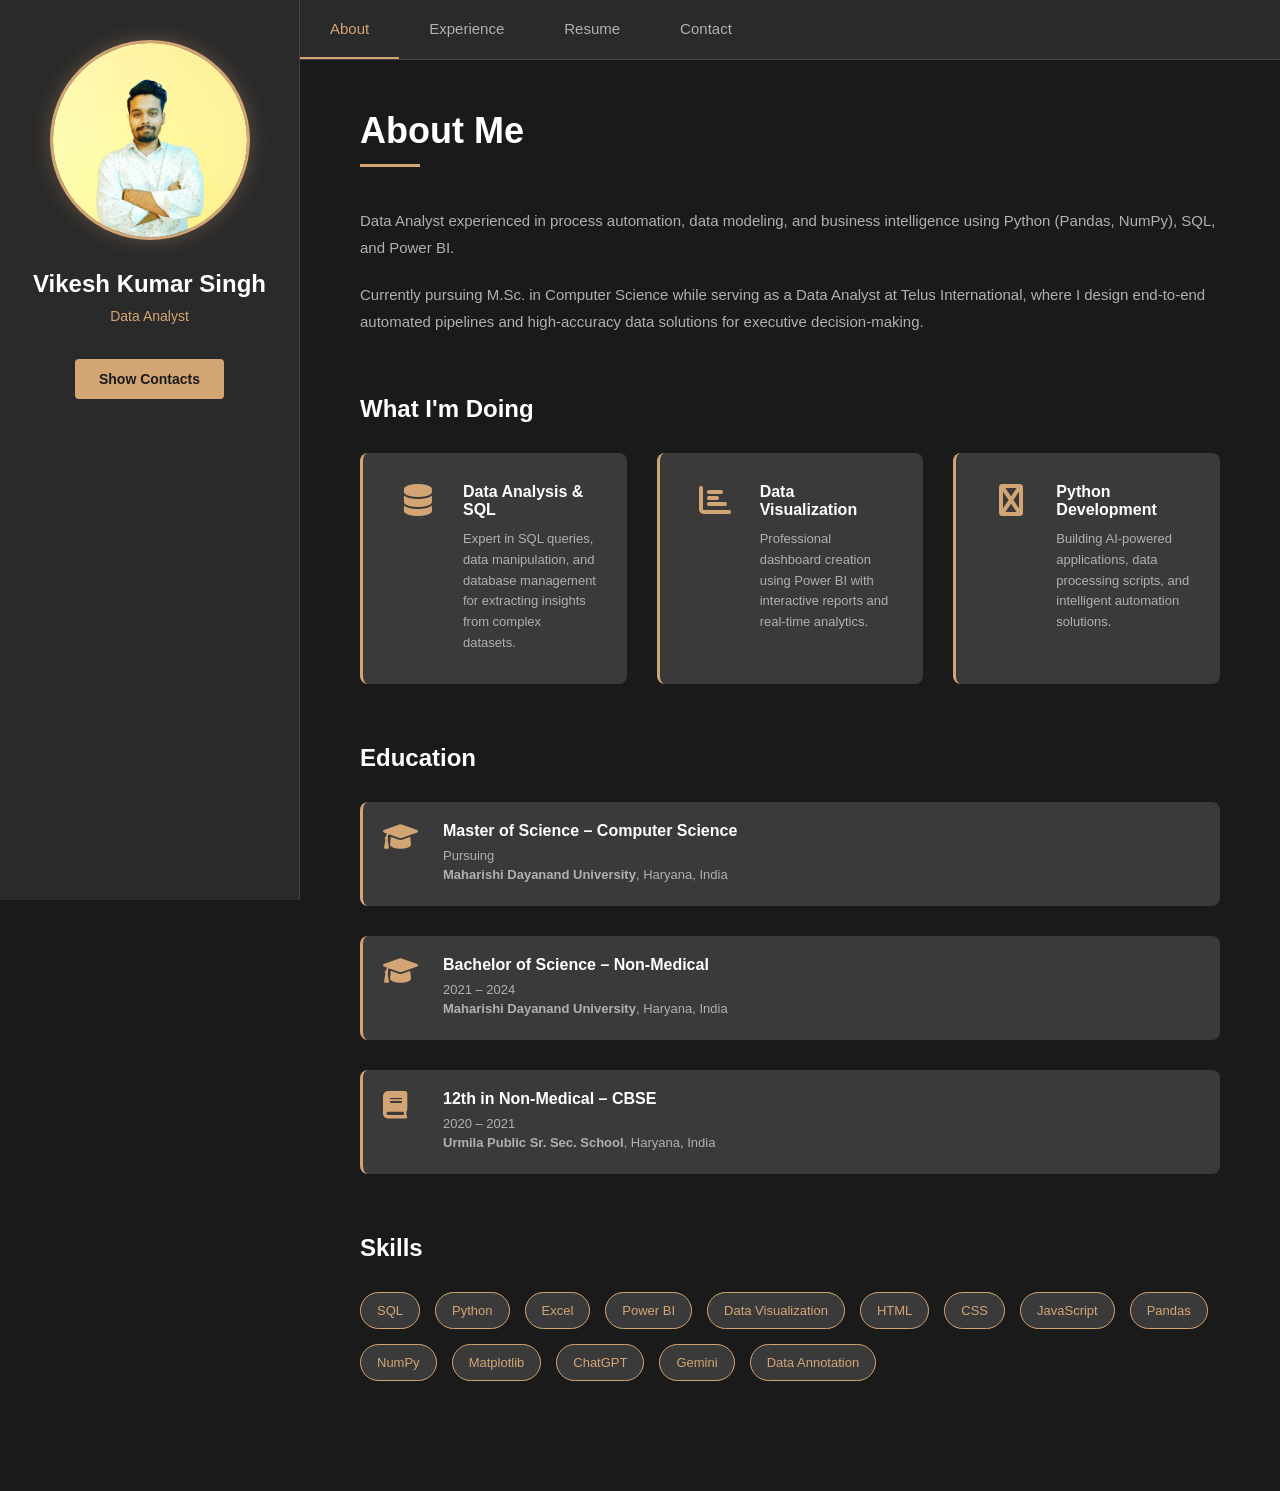
<file: index.html>
<!DOCTYPE html>
<html lang="en">
<head>
    <link rel="icon" type="image/png" href="assets/images/favicon.png">
    <meta charset="UTF-8">
    <meta name="viewport" content="width=device-width, initial-scale=1.0">
    <title>Vikesh Kumar Singh - Portfolio</title>
    <link rel="stylesheet" href="css/styles.css">
    <link rel="stylesheet" href="https://cdnjs.cloudflare.com/ajax/libs/font-awesome/6.0.0/css/all.min.css">
</head>
<body>
    <main class="main-container">
        <!-- Sidebar -->
        <aside class="sidebar">
            <div class="sidebar-content">
                <figure class="profile-img">
                    <img src="assets/images/profile.png" alt="Vikesh Kumar Singh">
                </figure>
                <div class="profile-info">
                    <h1>Vikesh Kumar Singh</h1>
                    <p>Data Analyst</p>
                </div>
                <button class="btn-contacts" id="showContactsBtn">Show Contacts</button>
                <div style="margin-top: 30px;">
                <div class="contacts-hidden" id="contactsBox">
                    <p><strong>Email:</strong> <a href="mailto:Vikeshsingh0604@gmail.com">Vikeshsingh0604@gmail.com</a></p>
                    <p><strong>Phone:</strong> <a href="tel:+917428285636">+91-7428285636</a></p>
                    <p><a href="https://github.com" target="_blank"><i class="fab fa-github"></i> GitHub</a></p>
                    <p><a href="https://linkedin.com" target="_blank"><i class="fab fa-linkedin"></i> LinkedIn</a></p>
                </div>
            </div>
        </aside>

        <!-- Main Content -->
        <div class="main-content">
            <!-- Navigation -->
            <nav class="navbar">
                <ul class="nav-list">
                    <li><button class="nav-btn active" data-section="about">About</button></li>
                    <li><button class="nav-btn" data-section="experience">Experience</button></li>
                    <li><button class="nav-btn" data-section="resume">Resume</button></li>
                    <li><a href="contact.html" class="nav-link">Contact</a></li>
                </ul>
            </nav>

            <!-- Content Sections -->
            <article class="content-section active" id="about">
                <h2>About Me</h2>
                <div class="section-content">
                    <p>Data Analyst experienced in process automation, data modeling, and business intelligence using Python (Pandas, NumPy), SQL, and Power BI.</p>
                    <p>Currently pursuing M.Sc. in Computer Science while serving as a Data Analyst at Telus International, where I design end-to-end automated pipelines and high-accuracy data solutions for executive decision-making.</p>
                </div>

                <!-- What I'm Doing -->
                <div class="what-doing">
                    <h3>What I'm Doing</h3>
                    <ul class="skills-grid">
                        <li class="skill-card">
                            <div class="skill-icon">
                                <i class="fas fa-database"></i>
                            </div>
                            <div class="skill-info">
                                <h4>Data Analysis & SQL</h4>
                                <p>Expert in SQL queries, data manipulation, and database management for extracting insights from complex datasets.</p>
                            </div>
                        </li>
                        <li class="skill-card">
                            <div class="skill-icon">
                                <i class="fas fa-chart-bar"></i>
                            </div>
                            <div class="skill-info">
                                <h4>Data Visualization</h4>
                                <p>Professional dashboard creation using Power BI with interactive reports and real-time analytics.</p>
                            </div>
                        </li>
                        <li class="skill-card">
                            <div class="skill-icon">
                                <i class="fas fa-python"></i>
                            </div>
                            <div class="skill-info">
                                <h4>Python Development</h4>
                                <p>Building AI-powered applications, data processing scripts, and intelligent automation solutions.</p>
                            </div>
                        </li>
                        <!-- <li class="skill-card">
                            <div class="skill-icon">
                                <i class="fas fa-brain"></i>
                            </div>
                            <div class="skill-info">
                                <h4>AI & Machine Learning</h4>
                                <p>Data annotation, model training, and AI tool integration for supervised learning projects.</p>
                            </div>
                        </li> -->
                    </ul>
                </div>

                <!-- Education -->
                <div class="education-section">
                    <h3>Education</h3>
                    <ul class="education-list">
                        <li class="education-item">
                            <div class="edu-icon">
                                <i class="fas fa-graduation-cap"></i>
                            </div>
                            <div class="edu-info">
                                <h4>Master of Science – Computer Science</h4>
                                <div>
                                    <p>Pursuing</p>
                                    <p><strong>Maharishi Dayanand University</strong>, Haryana, India</p>
                                </div>
                            </div>
                        </li>
                        <li class="education-item">
                            <div class="edu-icon">
                                <i class="fas fa-graduation-cap"></i>
                            </div>
                            <div class="edu-info">
                                <h4>Bachelor of Science – Non-Medical</h4>
                                <div>
                                    <p>2021 – 2024</p>
                                    <p><strong>Maharishi Dayanand University</strong>, Haryana, India</p>
                                </div>
                            </div>
                        </li>
                        <li class="education-item">
                            <div class="edu-icon">
                                <i class="fas fa-book"></i>
                            </div>
                            <div class="edu-info">
                                <h4>12th in Non-Medical – CBSE</h4>
                                <div>
                                    <p>2020 – 2021</p>
                                    <p><strong>Urmila Public Sr. Sec. School</strong>, Haryana, India</p>
                                </div>
                            </div>
                        </li>
                    </ul>
                </div>

                <!-- Skills -->
                <div class="skills-section">
                    <h3>Skills</h3>
                    <div class="skills-list">
                        <span class="skill-tag">SQL</span>
                        <span class="skill-tag">Python</span>
                        <span class="skill-tag">Excel</span>
                        <span class="skill-tag">Power BI</span>
                        <span class="skill-tag">Data Visualization</span>
                        <span class="skill-tag">HTML</span>
                        <span class="skill-tag">CSS</span>
                        <span class="skill-tag">JavaScript</span>
                        <span class="skill-tag">Pandas</span>
                        <span class="skill-tag">NumPy</span>
                        <span class="skill-tag">Matplotlib</span>
                        <span class="skill-tag">ChatGPT</span>
                        <span class="skill-tag">Gemini</span>
                        <span class="skill-tag">Data Annotation</span>
                    </div>
                </div>
            </article>

            <!-- Experience Section -->
            <article class="content-section" id="experience">
                <h2>Experience</h2>
                <div class="experience-content">
                    <ul class="experience-list">
                        <li class="experience-item">
                            <div style="background-color: #1e1e24; padding: 25px; border-radius: 12px; margin-bottom: 30px;">
                            <div class="experience-header">
                                <h4>Senior Analyst</h4>
                                <p><strong>Telus International</strong> – Gurgaon, India</p>
                            </div>
                            <div class="experience-details">
                                <p><strong>Duration:</strong> Feb 2026 – Present</p>
                                <ul>
                                    <li>Prepared and uploaded cleaned client data into SQL databases, ensuring correct table structures, schema alignment,
                                        and zero data loss.</li>
                                    <li>Managed daily data staging and production uploads, keeping client databases updated, synchronized, and ready for
                                        reporting.</li>
                                    <li>Designed and executed automated processes from end-to-end for operational tracking (MIS reporting) through
                                        Python scripts, which saved over of <strong>92%</strong> with easy, accurate & timely delivery to leaders</li>
                                    <li>Built interactive Power BI dashboards and reports to track key business metrics (KPIs) and help management make
                                        data-driven decisions.</li>
                                    <li>Performed rigorous data quality checks and auditing on raw client data to clean duplicate records, detect anomalies,
                                        and maintain <strong>98%+ data accuracy</strong>.</li>
                                </ul>
                            </div>
                            </div>

                            <div style="background-color: #1e1e24; padding: 25px; border-radius: 12px; margin-bottom: 30px;">
                            <div class="experience-header">
                                <h4>Data Annotator</h4>
                                <p><strong>Cogito Tech</strong> – Noida, India</p>
                            </div>
                            <div class="experience-details">
                                <p><strong>Duration:</strong> Mar 2025 – Feb 2026</p>
                                <ul>
                                    <li>Used ChatGPT and Gemini to extract and synthesize medicinal and pharmaceutical data, improving data quality.</li>
                                    <li>Validated medical terms, drug interactions, and treatment data using AI tools to ensure healthcare data accuracy.</li>
                                    <li>Performed image, text, and video annotation for supervised machine learning models in healthcare, autonomous vehicles, and retail analytics.</li>
                                    <li>Proficient in Labelbox, CVAT, and VGG Image Annotator, following project-specific labeling guidelines.</li>
                                    <li>Maintained annotation quality through regular reviews, achieving <strong>95%+ QA accuracy</strong>.</li>
                                    <li>Supported annotation reviews and workflow documentation to enhance onboarding and project efficiency.</li>
                                </ul>
                            </div>
                            </div>
                        </li>
                    </ul>
                </div>

                <!-- Skills & Tools -->
                <div class="tools-section">
                    <h3>Tools & Technologies</h3>
                    <div class="tools-grid">
                        <div class="tool-item">
                            <h5>Data Tools</h5>
                            <p>SQL, Excel, Power BI, Jupyter Notebook, Google Colab, Spyder</p>
                        </div>
                        <div class="tool-item">
                            <h5>Programming</h5>
                            <p>Python, HTML, CSS, JavaScript</p>
                        </div>
                        <div class="tool-item">
                            <h5>Libraries & Packages</h5>
                            <p>Pandas, NumPy, Matplotlib, SpeechRecognition</p>
                        </div>
                        <div class="tool-item">
                            <h5>Annotation Tools</h5>
                            <p>Labelbox, CVAT, VGG Image Annotator</p>
                        </div>
                    </div>
                </div>
            </article>

            <!-- Resume Section -->
            <article class="content-section" id="resume">
                <h2>Resume</h2>
                
                <!-- Embedded PDF Viewer -->
                <div class="resume-viewer">
                    <iframe 
                        src="assets/Vikesh_Kumar_Singh_Resume.pdf" 
                        width="100%" 
                        title="Resume PDF Viewer">
                    </iframe>
                </div>

                <!-- Fallback Download Button -->
                <div class="resume-download" style="margin-top: 30px; text-align: center;">
                    <a href="assets/Vikesh_Kumar_Singh_Resume.pdf" download class="btn-download">
                        <i class="fas fa-download"></i> Download Full Resume
                    </a>
                </div>
            </article>
        </div>
    </main>

    <script src="js/script.js"></script>
</body>
</file>
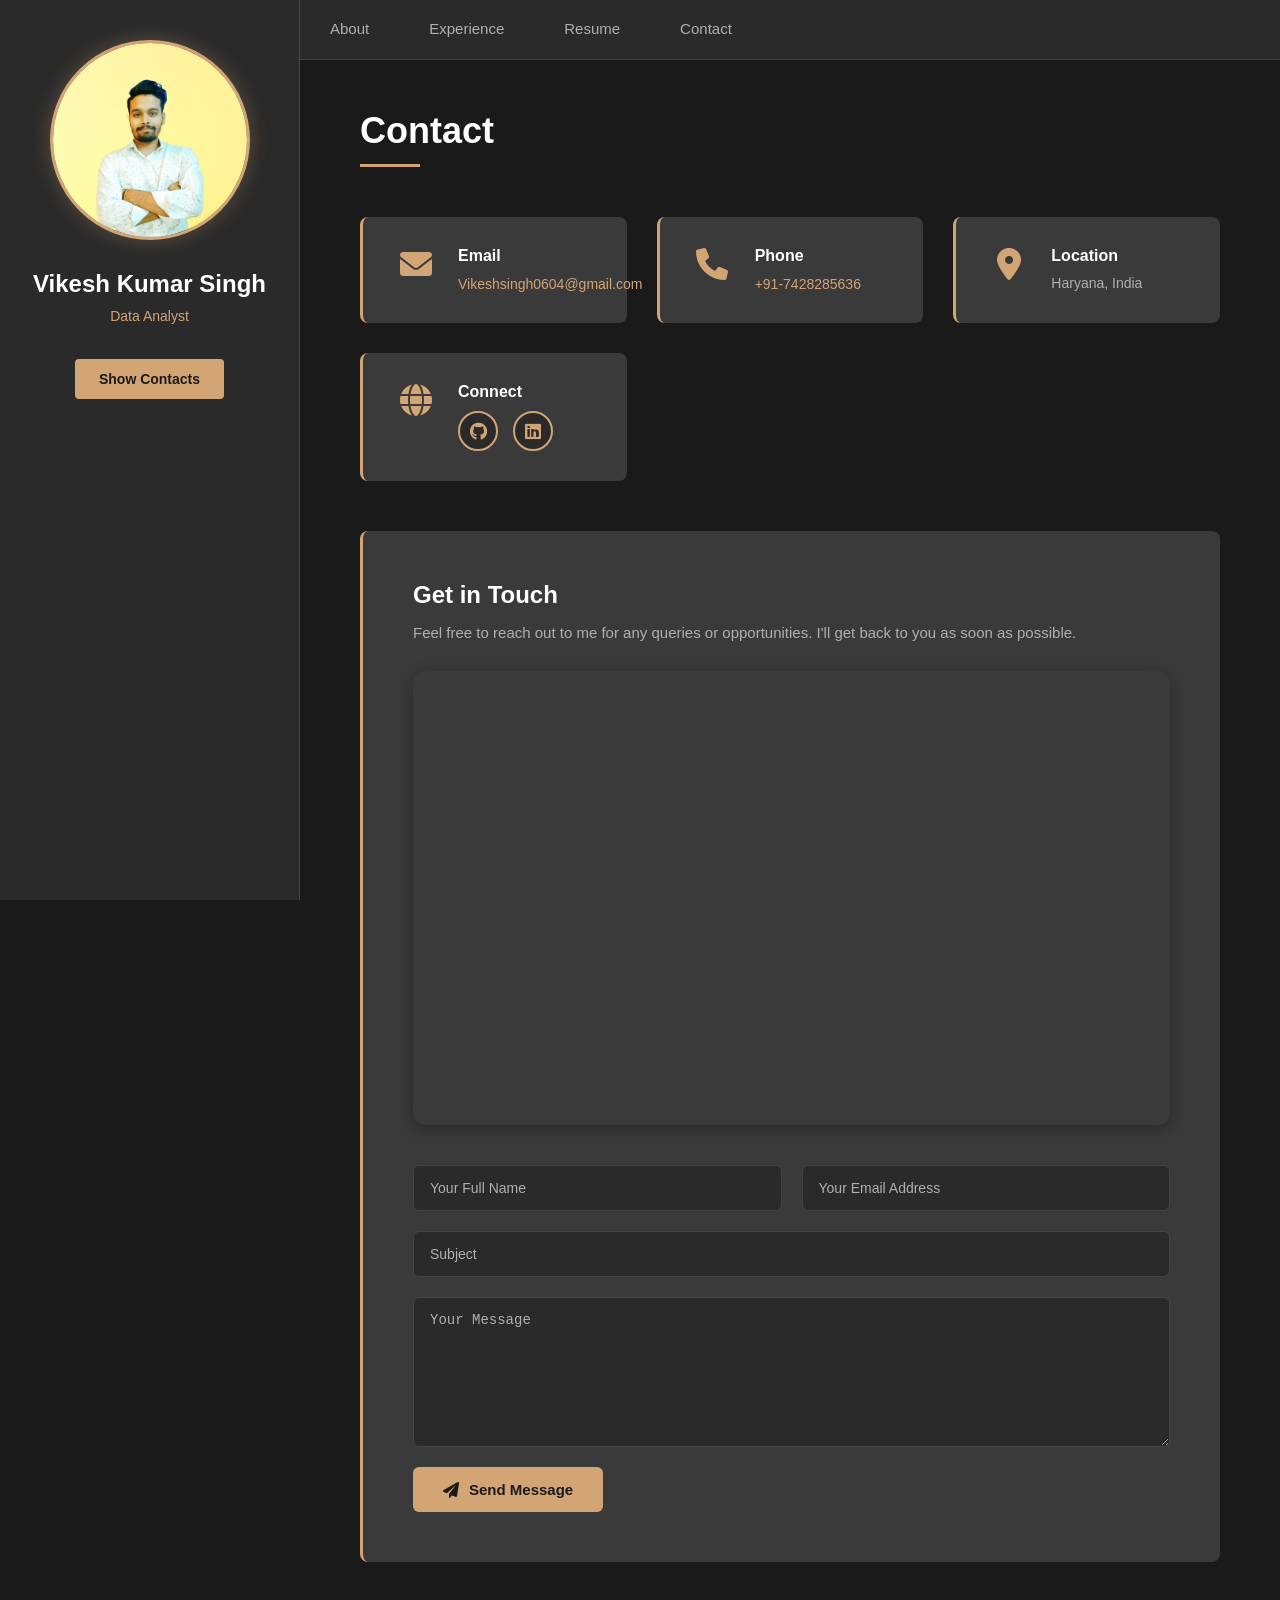
<file: contact.html>
<!DOCTYPE html>
<html lang="en">
<head>
    <link rel="icon" type="image/png" href="assets/images/favicon.png">
    <meta charset="UTF-8">
    <meta name="viewport" content="width=device-width, initial-scale=1.0">
    <title>Contact - Vikesh Kumar Singh</title>
    <link rel="stylesheet" href="css/styles.css">
    <link rel="stylesheet" href="css/contact.css">
    <link rel="stylesheet" href="https://cdnjs.cloudflare.com/ajax/libs/font-awesome/6.0.0/css/all.min.css">
</head>
<body>
    <main class="main-container">
        <!-- Sidebar -->
        <aside class="sidebar">
            <div class="sidebar-content">
                <figure class="profile-img">
                    <img src="assets/images/profile.png" alt="Vikesh Kumar Singh">
                </figure>
                <div class="profile-info">
                    <h1>Vikesh Kumar Singh</h1>
                    <p>Data Analyst</p>
                </div>
                <button class="btn-contacts" id="showContactsBtn">Show Contacts</button>
                <div class="contacts-hidden" id="contactsBox">
                    <p><strong>Email:</strong> <a href="mailto:Vikeshsingh0604@gmail.com">Vikeshsingh0604@gmail.com</a></p>
                    <p><strong>Phone:</strong> <a href="tel:+917428285636">+91-7428285636</a></p>
                    <p><a href="https://github.com/vikeshsingh0604" target="_blank"><i class="fab fa-github"></i> GitHub</a></p>
                    <p><a href="https://www.linkedin.com/in/singhvikesh0604/" target="_blank"><i class="fab fa-linkedin"></i> LinkedIn</a></p>
                </div>
            </div>
        </aside>

        <!-- Main Content -->
        <div class="main-content">
            <!-- Navigation -->
            <nav class="navbar">
                <ul class="nav-list">
                    <li><a href="index.html" class="nav-link">About</a></li>
                    <li><a href="index.html" class="nav-link">Experience</a></li>
                    <li><a href="index.html" class="nav-link">Resume</a></li>
                    <li><a href="contact.html" class="nav-link active">Contact</a></li>
                </ul>
            </nav>

            <!-- Contact Section -->
            <article class="content-section active">
                <h2>Contact</h2>
                
                <!-- Contact Info -->
                <div class="contact-info-section">
                    <div class="info-card">
                        <div class="info-icon">
                            <i class="fas fa-envelope"></i>
                        </div>
                        <div class="info-content">
                            <h4>Email</h4>
                            <a href="mailto:Vikeshsingh0604@gmail.com">Vikeshsingh0604@gmail.com</a>
                        </div>
                    </div>

                    <div class="info-card">
                        <div class="info-icon">
                            <i class="fas fa-phone"></i>
                        </div>
                        <div class="info-content">
                            <h4>Phone</h4>
                            <a href="tel:+917428285636">+91-7428285636</a>
                        </div>
                    </div>

                    <div class="info-card">
                        <div class="info-icon">
                            <i class="fas fa-map-marker-alt"></i>
                        </div>
                        <div class="info-content">
                            <h4>Location</h4>
                            <p>Haryana, India</p>
                        </div>
                    </div>

                    <div class="info-card">
                        <div class="info-icon">
                            <i class="fas fa-globe"></i>
                        </div>
                        <div class="info-content">
                            <h4>Connect</h4>
                            <div class="social-links">
                                <a href="https://github.com/vikeshsingh0604" target="_blank" title="GitHub"><i class="fab fa-github"></i></a>
                                <a href="https://www.linkedin.com/in/singhvikesh0604/" target="_blank" title="LinkedIn"><i class="fab fa-linkedin"></i></a>
                            </div>
                        </div>
                    </div>
                </div>

                <!-- Contact Form -->
                <div class="contact-form-section">
                    <h3>Get in Touch</h3>
                    <p>Feel free to reach out to me for any queries or opportunities. I'll get back to you as soon as possible.</p>
                    
                <!-- Dark Theme Google Map Section -->
                <div style="margin-bottom: 40px; border-radius: 12px; overflow: hidden; box-shadow: 0 4px 15px rgba(0,0,0,0.3);">
                    <iframe 
                        src="https://www.google.com/maps/embed?pb=!1m18!1m12!1m3!1d61107.58380747163!2d77.30535741963786!3d28.395314943328867!2m3!1f0!2f0!3f0!3m2!1i1024!2i768!4f13.1!3m3!1m2!1s0x390cdbefe2a1e2a7%3A0xcf972f4cae78baa!2s2583%2C%20Siwazi%20Nagar%2C%20Sector%2055%2C%20Faridabad%2C%20Haryana%20121015!5e0!3m2!1sen!2sin!4v1785087557306!5m2!1sen!2sin" 
                        width="150%" 
                        height="450" 
                        style="border:0; filter: invert(90%) hue-rotate(180deg) brightness(95%) contrast(85%); pointer-events: auto;" 
                        allowfullscreen="" 
                        loading="lazy">
                    </iframe>
                </div>

                <form id="contactForm" class="contact-form" action="https://formsubmit.co/vikeshsingh0604@gmail.com" method="POST">
                   
                    <!-- 1. Wapas portfolio par aane ke liye Redirect URL -->
                    <input type="hidden" name="_next" value="https://vikeshsingh0604.github.io/Port_folio/index.html">
    
                    <!-- 2. Captcha verification hatane ke liye (Optional par smooth experience ke liye best) -->
                    <input type="hidden" name="_captcha" value="false">

                    <div class="form-group">
                        <input type="text" name="name" placeholder="Your Full Name" required id="fullName">
                        <input type="email" name="email" placeholder="Your Email Address" required id="email">
                    </div>

                    <div class="form-group">
                        <input type="text" name="subject" placeholder="Subject" required id="subject">
                    </div>

                    <div class="form-group">
                        <textarea name="message" placeholder="Your Message" rows="6" required id="message"></textarea>
                    </div>

                    <button type="submit" class="btn-submit">
                        <i class="fas fa-paper-plane"></i> Send Message
                    </button>
                </form>

                    <!-- <form id="contactForm" class="contact-form">
                        <div class="form-group">
                            <input type="text" placeholder="Your Full Name" required id="fullName">
                            <input type="email" placeholder="Your Email Address" required id="email">
                        </div>

                        <div class="form-group">
                            <input type="text" placeholder="Subject" required id="subject">
                        </div>

                        <div class="form-group">
                            <textarea placeholder="Your Message" rows="6" required id="message"></textarea>
                        </div>

                        <button type="submit" class="btn-submit">
                            <i class="fas fa-paper-plane"></i> Send Message
                        </button>
                    </form> -->

                    <div id="formMessage" class="form-message"></div>
                </div>
            </article>
        </div>
    </main>

    <script src="js/script.js"></script>
    <script src="js/contact.js"></script>
</body>
</html>
</file>
<file: css/styles.css>
/* Root Variables */
:root {
    --primary-bg: #1a1a1a;
    --secondary-bg: #2a2a2a;
    --tertiary-bg: #3a3a3a;
    --accent-gold: #d4a574;
    --accent-gold-light: #e8bfa0;
    --text-primary: #ffffff;
    --text-secondary: #b0b0b0;
    --border-color: #444;
    --transition: all 0.3s ease;
}

/* General Styles */
* {
    margin: 0;
    padding: 0;
    box-sizing: border-box;
}

body {
    font-family: 'Segoe UI', Tahoma, Geneva, Verdana, sans-serif;
    background-color: var(--primary-bg);
    color: var(--text-primary);
    overflow-x: hidden;
}

/* Main Container */
.main-container {
    display: flex;
    min-height: 100vh;
}

/* Sidebar */
.sidebar {
    width: 300px;
    background-color: var(--secondary-bg);
    padding: 40px 20px;
    position: sticky;
    top: 0;
    height: 100vh;
    overflow-y: auto;
    border-right: 1px solid var(--border-color);
}

.sidebar-content {
    text-align: center;
}

.profile-img {
    width: 200px;
    height: 200px;
    margin: 0 auto 30px;
    border-radius: 50%;
    overflow: hidden;
    border: 3px solid var(--accent-gold);
    box-shadow: 0 0 20px rgba(212, 165, 116, 0.3);
}

.profile-img img {
    width: 100%;
    height: 100%;
    object-fit: cover;
}

.profile-info h1 {
    font-size: 24px;
    margin-bottom: 10px;
    color: var(--text-primary);
}

.profile-info p {
    color: var(--accent-gold);
    font-size: 14px;
    margin: 5px 0;
}

/* Buttons */
.btn-contacts {
    background-color: var(--accent-gold);
    color: #1a1a1a;
    border: none;
    padding: 12px 24px;
    margin: 30px 0 20px;
    border-radius: 4px;
    cursor: pointer;
    font-weight: 600;
    font-size: 14px;
    transition: var(--transition);
}

.btn-contacts:hover {
    background-color: var(--accent-gold-light);
    transform: translateY(-2px);
    box-shadow: 0 5px 15px rgba(212, 165, 116, 0.3);
}

.contacts-hidden {
    display: none;
    background-color: var(--tertiary-bg);
    padding: 20px;
    border-radius: 8px;
    margin-top: 20px;
    border-left: 3px solid var(--accent-gold);
}

.contacts-hidden.show {
    display: block;
    animation: slideDown 0.3s ease;
}

.contacts-hidden p {
    margin: 12px 0;
    font-size: 13px;
    line-height: 1.6;
}

.contacts-hidden a {
    color: var(--accent-gold);
    text-decoration: none;
    transition: var(--transition);
}

.contacts-hidden a:hover {
    color: var(--accent-gold-light);
    text-decoration: underline;
}

/* Main Content */
.main-content {
    flex: 1;
    padding: 0;
}

/* Navbar */
.navbar {
    background-color: var(--secondary-bg);
    padding: 0;
    border-bottom: 1px solid var(--border-color);
    position: sticky;
    top: 0;
    z-index: 100;
}

.nav-list {
    list-style: none;
    display: flex;
    flex-wrap: wrap;
}

.nav-btn,
.nav-link {
    background: none;
    border: none;
    color: var(--text-secondary);
    padding: 20px 30px;
    cursor: pointer;
    font-size: 15px;
    transition: var(--transition);
    border-bottom: 2px solid transparent;
    text-decoration: none;
    display: block;
}

.nav-btn:hover,
.nav-link:hover {
    color: var(--accent-gold);
    border-bottom-color: var(--accent-gold);
}

.nav-btn.active {
    color: var(--accent-gold);
    border-bottom-color: var(--accent-gold);
}

/* Content Sections */
.content-section {
    display: none;
    padding: 50px 60px;
    animation: fadeIn 0.5s ease;
}

.content-section.active {
    display: block;
}

.content-section h2 {
    font-size: 36px;
    margin-bottom: 40px;
    color: var(--text-primary);
    position: relative;
    padding-bottom: 15px;
}

.content-section h2::after {
    content: '';
    position: absolute;
    bottom: 0;
    left: 0;
    width: 60px;
    height: 3px;
    background-color: var(--accent-gold);
}

/* Section Content */
.section-content {
    margin-bottom: 50px;
}

.section-content p {
    font-size: 15px;
    line-height: 1.8;
    color: var(--text-secondary);
    margin-bottom: 20px;
}

/* What I'm Doing Section */
.what-doing {
    margin: 60px 0;
}

.what-doing h3 {
    font-size: 24px;
    margin-bottom: 30px;
    color: var(--text-primary);
}

.skills-grid {
    list-style: none;
    display: grid;
    grid-template-columns: repeat(auto-fit, minmax(250px, 1fr));
    gap: 30px;
}

.skill-card {
    background-color: var(--tertiary-bg);
    padding: 30px;
    border-radius: 8px;
    border-left: 3px solid var(--accent-gold);
    transition: var(--transition);
    cursor: pointer;
    display: flex;
    gap: 20px;
}

.skill-card:hover {
    transform: translateY(-5px);
    background-color: rgba(212, 165, 116, 0.1);
    box-shadow: 0 10px 30px rgba(212, 165, 116, 0.2);
}

.skill-icon {
    font-size: 32px;
    color: var(--accent-gold);
    min-width: 50px;
    text-align: center;
}

.skill-info h4 {
    font-size: 16px;
    margin-bottom: 10px;
    color: var(--text-primary);
}

.skill-info p {
    font-size: 13px;
    line-height: 1.6;
    color: var(--text-secondary);
}

/* Education Section */
.education-section {
    margin: 60px 0;
}

.education-section h3 {
    font-size: 24px;
    margin-bottom: 30px;
    color: var(--text-primary);
}

.education-list {
    list-style: none;
}

.education-item {
    display: flex;
    gap: 20px;
    margin-bottom: 30px;
    padding: 20px;
    background-color: var(--tertiary-bg);
    border-radius: 8px;
    border-left: 3px solid var(--accent-gold);
}

.edu-icon {
    font-size: 28px;
    color: var(--accent-gold);
    min-width: 40px;
}

.edu-info h4 {
    font-size: 16px;
    margin-bottom: 8px;
    color: var(--text-primary);
}

.edu-info p {
    font-size: 13px;
    color: var(--text-secondary);
    margin: 4px 0;
}

/* Skills Section */
.skills-section {
    margin: 60px 0;
}

.skills-section h3 {
    font-size: 24px;
    margin-bottom: 30px;
    color: var(--text-primary);
}

.skills-list {
    display: flex;
    flex-wrap: wrap;
    gap: 15px;
}

.skill-tag {
    background-color: var(--tertiary-bg);
    color: var(--accent-gold);
    padding: 10px 16px;
    border-radius: 20px;
    font-size: 13px;
    border: 1px solid var(--accent-gold);
    transition: var(--transition);
    cursor: pointer;
}

.skill-tag:hover {
    background-color: var(--accent-gold);
    color: var(--primary-bg);
}

/* Experience Section */
.experience-content {
    margin: 30px 0;
}

.experience-list {
    list-style: none;
}

.experience-item {
    background-color: var(--tertiary-bg);
    padding: 30px;
    margin-bottom: 30px;
    border-radius: 8px;
    border-left: 3px solid var(--accent-gold);
}

.experience-header h4 {
    font-size: 20px;
    margin-bottom: 10px;
    color: var(--text-primary);
}

.experience-header p {
    color: var(--accent-gold);
    font-size: 14px;
    margin: 5px 0;
}

.experience-details {
    margin-top: 20px;
}

.experience-details p {
    color: var(--text-secondary);
    font-size: 14px;
    margin-bottom: 15px;
}

.experience-details ul {
    list-style: none;
    padding-left: 0;
}

.experience-details li {
    color: var(--text-secondary);
    font-size: 14px;
    line-height: 1.8;
    margin: 10px 0 10px 20px;
    position: relative;
    padding-left: 15px;
}

.experience-details li::before {
    content: '▪';
    position: absolute;
    left: 0;
    color: var(--accent-gold);
}

/* Tools Section */
.tools-section {
    margin: 60px 0;
}

.tools-section h3 {
    font-size: 24px;
    margin-bottom: 30px;
    color: var(--text-primary);
}

.tools-grid {
    display: grid;
    grid-template-columns: repeat(auto-fit, minmax(220px, 1fr));
    gap: 20px;
}

.tool-item {
    background-color: var(--tertiary-bg);
    padding: 20px;
    border-radius: 8px;
    border-left: 3px solid var(--accent-gold);
}

.tool-item h5 {
    color: var(--accent-gold);
    margin-bottom: 10px;
    font-size: 14px;
    font-weight: 600;
}

.tool-item p {
    color: var(--text-secondary);
    font-size: 13px;
    line-height: 1.6;
}

/* Resume Section */
.resume-content {
    margin: 30px 0;
}

.resume-section {
    margin-bottom: 40px;
}

.resume-section h3 {
    font-size: 18px;
    margin-bottom: 20px;
    color: var(--accent-gold);
    border-bottom: 2px solid var(--tertiary-bg);
    padding-bottom: 10px;
}

.resume-section p {
    color: var(--text-secondary);
    font-size: 14px;
    line-height: 1.8;
    margin-bottom: 10px;
}

.resume-list {
    list-style: none;
}

.resume-list li {
    background-color: var(--tertiary-bg);
    padding: 20px;
    margin-bottom: 15px;
    border-radius: 6px;
    border-left: 3px solid var(--accent-gold);
}

.resume-list li strong {
    color: var(--text-primary);
    font-size: 15px;
}

.resume-list li p {
    color: var(--text-secondary);
    font-size: 13px;
    margin-top: 5px;
}

.resume-list li ul {
    list-style: none;
    margin-left: 0;
}

.resume-list li ul li {
    background: none;
    padding: 5px 0;
    border: none;
    margin-bottom: 8px;
}

.resume-list li ul li::before {
    content: '→ ';
    color: var(--accent-gold);
    margin-right: 8px;
}

.resume-download {
    margin-top: 40px;
    text-align: center;
}

.btn-download {
    display: inline-block;
    background-color: var(--accent-gold);
    color: #1a1a1a;
    padding: 14px 30px;
    border-radius: 6px;
    text-decoration: none;
    font-weight: 600;
    transition: var(--transition);
    cursor: pointer;
    gap: 10px;
}

.btn-download:hover {
    background-color: var(--accent-gold-light);
    transform: translateY(-2px);
    box-shadow: 0 5px 15px rgba(212, 165, 116, 0.3);
}

.btn-download i {
    margin-right: 8px;
}

/* Animations */
@keyframes fadeIn {
    from {
        opacity: 0;
        transform: translateY(10px);
    }
    to {
        opacity: 1;
        transform: translateY(0);
    }
}

@keyframes slideDown {
    from {
        opacity: 0;
        max-height: 0;
    }
    to {
        opacity: 1;
        max-height: 500px;
    }
}

/* Responsive Design */
@media (max-width: 1024px) {
    .main-container {
        flex-direction: column;
    }

    .sidebar {
        width: 100%;
        height: auto;
        padding: 30px 20px;
        border-right: none;
        border-bottom: 1px solid var(--border-color);
        position: relative;
        top: auto;
    }

    .profile-img {
        width: 150px;
        height: 150px;
    }

    .content-section {
        padding: 40px 30px;
    }

    .nav-list {
        justify-content: center;
    }

    .nav-btn,
    .nav-link {
        padding: 15px 20px;
    }
}

@media (max-width: 768px) {
    .content-section {
        padding: 30px 20px;
    }

    .content-section h2 {
        font-size: 28px;
    }

    .skills-grid {
        grid-template-columns: 1fr;
    }

    .tools-grid {
        grid-template-columns: 1fr;
    }

    .nav-list {
        flex-wrap: wrap;
    }
}

/* Embedded Resume Viewer Styles */
.resume-viewer {
    width: 100%;
    height: 80vh; 
    min-height: 600px;
    margin-top: 20px;
    background-color: var(--tertiary-bg);
    border-radius: 8px;
    padding: 10px;
    border-left: 3px solid var(--accent-gold);
}

.resume-viewer iframe {
    width: 100%;
    height: 100%;
    border: none;
    border-radius: 4px;
    background-color: #ffffff; 
}
</file>
<file: css/contact.css>
/* Contact Page Styles */

/* Contact Info Section */
.contact-info-section {
    display: grid;
    grid-template-columns: repeat(auto-fit, minmax(250px, 1fr));
    gap: 30px;
    margin: 50px 0;
}

.info-card {
    background-color: var(--tertiary-bg);
    padding: 30px;
    border-radius: 8px;
    border-left: 3px solid var(--accent-gold);
    display: flex;
    gap: 20px;
    align-items: flex-start;
    transition: var(--transition);
}

.info-card:hover {
    transform: translateY(-5px);
    box-shadow: 0 10px 30px rgba(212, 165, 116, 0.2);
}

.info-icon {
    font-size: 32px;
    color: var(--accent-gold);
    min-width: 45px;
    text-align: center;
}

.info-content h4 {
    font-size: 16px;
    margin-bottom: 10px;
    color: var(--text-primary);
}

.info-content a {
    color: var(--accent-gold);
    text-decoration: none;
    transition: var(--transition);
    font-size: 14px;
}

.info-content a:hover {
    color: var(--accent-gold-light);
    text-decoration: underline;
}

.info-content p {
    color: var(--text-secondary);
    font-size: 14px;
}

/* Social Links */
.social-links {
    display: flex;
    gap: 15px;
}

.social-links a {
    display: inline-flex;
    align-items: center;
    justify-content: center;
    width: 40px;
    height: 40px;
    background-color: var(--secondary-bg);
    border: 2px solid var(--accent-gold);
    border-radius: 50%;
    color: var(--accent-gold);
    font-size: 18px;
    transition: var(--transition);
}

.social-links a:hover {
    background-color: var(--accent-gold);
    color: var(--primary-bg);
    transform: translateY(-3px);
}

/* Contact Form Section */
.contact-form-section {
    background-color: var(--tertiary-bg);
    padding: 50px;
    border-radius: 8px;
    margin: 50px 0;
    border-left: 3px solid var(--accent-gold);
}

.contact-form-section h3 {
    font-size: 24px;
    margin-bottom: 15px;
    color: var(--text-primary);
}

.contact-form-section p {
    color: var(--text-secondary);
    margin-bottom: 30px;
    font-size: 15px;
}

/* Form Styles */
.contact-form {
    display: flex;
    flex-direction: column;
    gap: 20px;
}

.form-group {
    display: grid;
    grid-template-columns: repeat(auto-fit, minmax(250px, 1fr));
    gap: 20px;
}

.contact-form input,
.contact-form textarea {
    background-color: var(--secondary-bg);
    border: 1px solid var(--border-color);
    color: var(--text-primary);
    padding: 14px 16px;
    border-radius: 6px;
    font-family: inherit;
    font-size: 14px;
    transition: var(--transition);
}

.contact-form input::placeholder,
.contact-form textarea::placeholder {
    color: var(--text-secondary);
}

.contact-form input:focus,
.contact-form textarea:focus {
    outline: none;
    border-color: var(--accent-gold);
    box-shadow: 0 0 10px rgba(212, 165, 116, 0.2);
    background-color: rgba(212, 165, 116, 0.05);
}

.contact-form textarea {
    resize: vertical;
    min-height: 150px;
    font-family: 'Courier New', monospace;
}

/* Submit Button */
.btn-submit {
    background-color: var(--accent-gold);
    color: var(--primary-bg);
    border: none;
    padding: 14px 30px;
    border-radius: 6px;
    font-weight: 600;
    font-size: 15px;
    cursor: pointer;
    transition: var(--transition);
    display: inline-flex;
    align-items: center;
    justify-content: center;
    gap: 10px;
    width: fit-content;
}

.btn-submit:hover {
    background-color: var(--accent-gold-light);
    transform: translateY(-2px);
    box-shadow: 0 5px 15px rgba(212, 165, 116, 0.3);
}

.btn-submit:active {
    transform: translateY(0);
}

.btn-submit i {
    font-size: 16px;
}

/* Form Message */
.form-message {
    margin-top: 20px;
    padding: 16px;
    border-radius: 6px;
    font-weight: 500;
    display: none;
}

.form-message.success {
    background-color: rgba(76, 175, 80, 0.2);
    color: #4caf50;
    border: 1px solid #4caf50;
    display: block;
}

.form-message.error {
    background-color: rgba(244, 67, 54, 0.2);
    color: #f44336;
    border: 1px solid #f44336;
    display: block;
}

/* Responsive */
@media (max-width: 768px) {
    .contact-form-section {
        padding: 30px 20px;
    }

    .contact-info-section {
        grid-template-columns: 1fr;
        gap: 20px;
    }

    .form-group {
        grid-template-columns: 1fr;
    }
}
</file>
